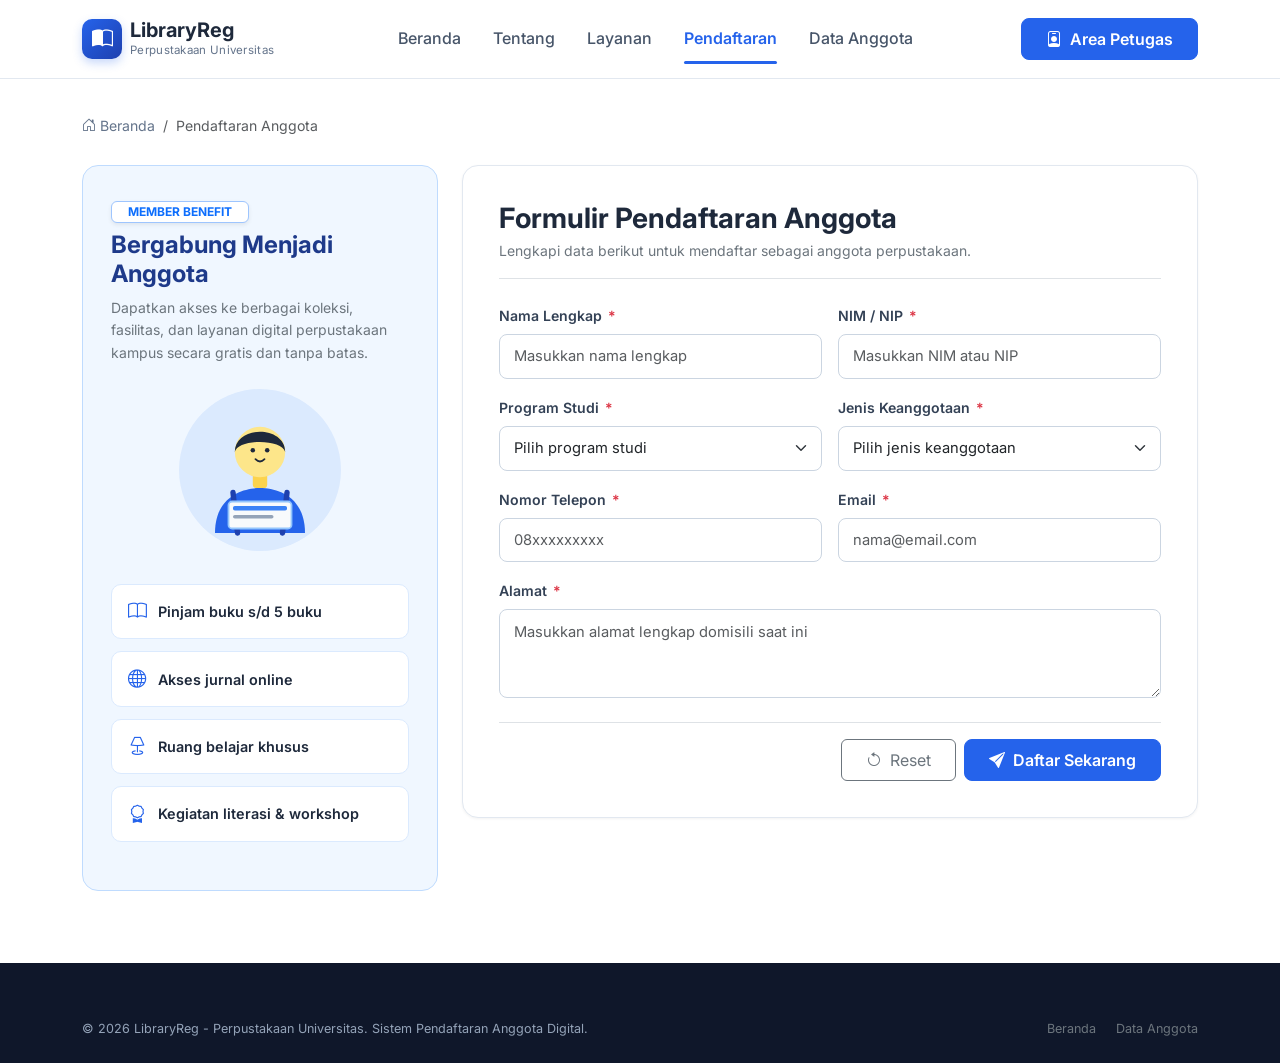
<file: pendaftaran.html>
<!DOCTYPE html>
<html lang="id">
<head>
  <meta charset="UTF-8">
  <meta name="viewport" content="width=device-width, initial-scale=1.0">
  <title>LibraryReg - Pendaftaran Anggota Online</title>
  <!-- Google Fonts: Inter -->
  <link rel="preconnect" href="https://fonts.googleapis.com">
  <link rel="preconnect" href="https://fonts.gstatic.com" crossorigin>
  <link href="https://fonts.googleapis.com/css2?family=Inter:wght@400;500;600;700;800&display=swap" rel="stylesheet">
  <!-- Bootstrap 5 CSS -->
  <link href="https://cdn.jsdelivr.net/npm/bootstrap@5.3.2/dist/css/bootstrap.min.css" rel="stylesheet">
  <!-- Bootstrap Icons -->
  <link href="https://cdn.jsdelivr.net/npm/bootstrap-icons@1.11.3/font/bootstrap-icons.min.css" rel="stylesheet">
  <!-- Custom CSS -->
  <link rel="stylesheet" href="css/style.css">
</head>
<body class="bg-body">

  <!-- ========================================================================
       NAVBAR
       ======================================================================== -->
  <nav class="navbar navbar-expand-lg navbar-custom sticky-top">
    <div class="container">
      <a class="navbar-brand d-flex align-items-center gap-2" href="index.html">
        <div class="brand-logo-icon">
          <i class="bi bi-book-half"></i>
        </div>
        <div>
          <div class="brand-text-title">LibraryReg</div>
          <div class="brand-text-sub">Perpustakaan Universitas</div>
        </div>
      </a>
      <button class="navbar-toggler border-0 shadow-none" type="button" data-bs-toggle="collapse" data-bs-target="#navbarContent" aria-controls="navbarContent" aria-expanded="false" aria-label="Toggle navigation">
        <span class="navbar-toggler-icon"></span>
      </button>

      <div class="collapse navbar-collapse" id="navbarContent">
        <ul class="navbar-nav mx-auto mb-2 mb-lg-0">
          <li class="nav-item">
            <a class="nav-link" href="index.html">Beranda</a>
          </li>
          <li class="nav-item">
            <a class="nav-link" href="index.html#tentang">Tentang</a>
          </li>
          <li class="nav-item">
            <a class="nav-link" href="index.html#layanan">Layanan</a>
          </li>
          <li class="nav-item">
            <a class="nav-link active" href="pendaftaran.html">Pendaftaran</a>
          </li>
          <li class="nav-item">
            <a class="nav-link" href="data-anggota.html">Data Anggota</a>
          </li>
        </ul>
        <div class="d-flex align-items-center gap-2">
          <a href="data-anggota.html" class="btn btn-primary-custom px-4">
            <i class="bi bi-person-badge me-1"></i> Area Petugas
          </a>
        </div>
      </div>
    </div>
  </nav>

  <!-- ========================================================================
       CONTENT SECTION
       ======================================================================== -->
  <main class="py-4">
    <div class="container">
      <!-- Breadcrumb -->
      <nav aria-label="breadcrumb" class="breadcrumb-custom mb-3">
        <ol class="breadcrumb mb-0">
          <li class="breadcrumb-item"><a href="index.html"><i class="bi bi-house-door me-1"></i>Beranda</a></li>
          <li class="breadcrumb-item active" aria-current="page">Pendaftaran Anggota</li>
        </ol>
      </nav>

      <div class="row g-4">
        <!-- Kolom Kiri: Manfaat & Ilustrasi -->
        <div class="col-lg-5 col-xl-4">
          <div class="card-perks">
            <span class="badge bg-white text-primary fw-bold mb-2 px-3 py-1 border border-primary-subtle shadow-sm">
              MEMBER BENEFIT
            </span>
            <h4 class="fw-bold mb-2">Bergabung Menjadi Anggota</h4>
            <p class="text-secondary small">
              Dapatkan akses ke berbagai koleksi, fasilitas, dan layanan digital perpustakaan kampus secara gratis dan tanpa batas.
            </p>

            <!-- Vector Character Illustration -->
            <div class="text-center my-3">
              <svg width="180" height="180" viewBox="0 0 200 200" fill="none" xmlns="http://www.w3.org/2000/svg">
                <circle cx="100" cy="100" r="90" fill="#DBEAFE"/>
                <!-- Character Body -->
                <path d="M50 170 C50 130, 80 120, 100 120 C120 120, 150 130, 150 170 Z" fill="#2563EB"/>
                <!-- Backpack Strap -->
                <path d="M70 125 L75 170" stroke="#1E40AF" stroke-width="6" stroke-linecap="round"/>
                <path d="M130 125 L125 170" stroke="#1E40AF" stroke-width="6" stroke-linecap="round"/>
                <!-- Neck & Face -->
                <rect x="92" y="100" width="16" height="20" rx="4" fill="#FCD34D"/>
                <circle cx="100" cy="80" r="28" fill="#FDE68A"/>
                <!-- Hair -->
                <path d="M72 80 C72 50, 128 50, 128 80 C125 65, 75 65, 72 80 Z" fill="#1E293B"/>
                <!-- Eyes & Smile -->
                <circle cx="92" cy="78" r="2.5" fill="#1E293B"/>
                <circle cx="108" cy="78" r="2.5" fill="#1E293B"/>
                <path d="M95 88 Q100 93 105 88" stroke="#1E293B" stroke-width="2" stroke-linecap="round"/>
                <!-- Books in hands -->
                <rect x="65" y="135" width="70" height="30" rx="4" fill="#F8FAFC" stroke="#93C5FD" stroke-width="2"/>
                <rect x="70" y="140" width="60" height="5" rx="2" fill="#3B82F6"/>
                <rect x="70" y="150" width="45" height="4" rx="2" fill="#94A3B8"/>
              </svg>
            </div>

            <!-- List Keunggulan -->
            <ul class="perks-list">
              <li>
                <i class="bi bi-book"></i>
                <span>Pinjam buku s/d 5 buku</span>
              </li>
              <li>
                <i class="bi bi-globe"></i>
                <span>Akses jurnal online</span>
              </li>
              <li>
                <i class="bi bi-lamp"></i>
                <span>Ruang belajar khusus</span>
              </li>
              <li>
                <i class="bi bi-award"></i>
                <span>Kegiatan literasi & workshop</span>
              </li>
            </ul>
          </div>
        </div>

        <!-- Kolom Kanan: Form Pendaftaran -->
        <div class="col-lg-7 col-xl-8">
          <div class="registration-card">
            <div class="border-bottom pb-3 mb-4">
              <h3 class="fw-bold mb-1">Formulir Pendaftaran Anggota</h3>
              <p class="text-secondary small mb-0">Lengkapi data berikut untuk mendaftar sebagai anggota perpustakaan.</p>
            </div>

            <form id="registrationForm" novalidate>
              <div class="row g-3">
                <!-- Nama Lengkap -->
                <div class="col-md-6">
                  <label for="regNama" class="form-label">Nama Lengkap <span class="text-danger">*</span></label>
                  <input type="text" class="form-control" id="regNama" placeholder="Masukkan nama lengkap" required>
                  <div class="invalid-feedback">Nama lengkap wajib diisi.</div>
                </div>

                <!-- NIM / NIP -->
                <div class="col-md-6">
                  <label for="regNim" class="form-label">NIM / NIP <span class="text-danger">*</span></label>
                  <input type="text" class="form-control" id="regNim" placeholder="Masukkan NIM atau NIP" required>
                  <div class="invalid-feedback">NIM/NIP wajib diisi & harus unik.</div>
                </div>

                <!-- Program Studi -->
                <div class="col-md-6">
                  <label for="regProdi" class="form-label">Program Studi <span class="text-danger">*</span></label>
                  <select class="form-select" id="regProdi" required>
                    <option value="" disabled selected>Pilih program studi</option>
                    <option value="Informatika">Informatika</option>
                    <option value="Sistem Informasi">Sistem Informasi</option>
                    <option value="Teknik Elektro">Teknik Elektro</option>
                    <option value="Manajemen">Manajemen</option>
                    <option value="Akuntansi">Akuntansi</option>
                    <option value="Ilmu Komunikasi">Ilmu Komunikasi</option>
                    <option value="Hukum">Hukum</option>
                    <option value="Kedokteran">Kedokteran</option>
                    <option value="Dosen">Dosen (Seluruh Fakultas)</option>
                    <option value="Tenaga Kependidikan">Tenaga Kependidikan / Staf</option>
                  </select>
                  <div class="invalid-feedback">Silakan pilih program studi.</div>
                </div>

                <!-- Jenis Keanggotaan -->
                <div class="col-md-6">
                  <label for="regJenis" class="form-label">Jenis Keanggotaan <span class="text-danger">*</span></label>
                  <select class="form-select" id="regJenis" required>
                    <option value="" disabled selected>Pilih jenis keanggotaan</option>
                    <option value="Mahasiswa">Mahasiswa</option>
                    <option value="Dosen">Dosen</option>
                    <option value="Tenaga Kependidikan">Tenaga Kependidikan</option>
                  </select>
                  <div class="invalid-feedback">Pilih jenis keanggotaan Anda.</div>
                </div>

                <!-- Nomor Telepon -->
                <div class="col-md-6">
                  <label for="regTelepon" class="form-label">Nomor Telepon <span class="text-danger">*</span></label>
                  <input type="tel" class="form-control" id="regTelepon" placeholder="08xxxxxxxxx" pattern="[0-9]{9,15}" required>
                  <div class="invalid-feedback">Masukkan format nomor telepon yang valid (9-15 digit angka).</div>
                </div>

                <!-- Email -->
                <div class="col-md-6">
                  <label for="regEmail" class="form-label">Email <span class="text-danger">*</span></label>
                  <input type="email" class="form-control" id="regEmail" placeholder="nama@email.com" required>
                  <div class="invalid-feedback">Masukkan alamat email yang valid.</div>
                </div>

                <!-- Alamat -->
                <div class="col-12">
                  <label for="regAlamat" class="form-label">Alamat <span class="text-danger">*</span></label>
                  <textarea class="form-control" id="regAlamat" rows="3" placeholder="Masukkan alamat lengkap domisili saat ini" required></textarea>
                  <div class="invalid-feedback">Alamat lengkap wajib diisi.</div>
                </div>
              </div>

              <!-- Action Buttons -->
              <div class="d-flex justify-content-end gap-2 mt-4 pt-3 border-top">
                <button type="reset" class="btn btn-outline-secondary px-4">
                  <i class="bi bi-arrow-counterclockwise me-1"></i> Reset
                </button>
                <button type="submit" class="btn btn-primary-custom px-4">
                  <i class="bi bi-send-fill me-1"></i> Daftar Sekarang
                </button>
              </div>
            </form>
          </div>
        </div>
      </div>
    </div>
  </main>

  <!-- ========================================================================
       FOOTER
       ======================================================================== -->
  <footer class="footer-custom mt-5">
    <div class="container text-center text-md-start">
      <div class="d-flex flex-column flex-md-row justify-content-between align-items-center">
        <p class="mb-2 mb-md-0 small">&copy; 2026 LibraryReg - Perpustakaan Universitas. Sistem Pendaftaran Anggota Digital.</p>
        <div class="small">
          <a href="index.html" class="text-secondary me-3">Beranda</a>
          <a href="data-anggota.html" class="text-secondary">Data Anggota</a>
        </div>
      </div>
    </div>
  </footer>

  <!-- Bootstrap 5 JS Bundle -->
  <script src="https://cdn.jsdelivr.net/npm/bootstrap@5.3.2/dist/js/bootstrap.bundle.min.js"></script>
  <!-- Data & Logic JS -->
  <script src="js/data.js"></script>
  <script src="js/app.js"></script>
</body>
</html>
</file>
<file: css/style.css>
/* ==========================================================================
   LibraryReg - Aplikasi Pendaftaran Anggota Perpustakaan
   Modern & Responsive Styling (Bootstrap 5 Enhancement)
   ========================================================================== */

:root {
  --primary-color: #2563eb;
  --primary-hover: #1d4ed8;
  --primary-light: #eff6ff;
  --primary-border: #bfdbfe;
  --text-main: #1e293b;
  --text-muted: #64748b;
  --bg-body: #f8fafc;
  --bg-card: #ffffff;
  --border-color: #e2e8f0;
  --radius-sm: 8px;
  --radius-md: 12px;
  --radius-lg: 16px;
  --shadow-sm: 0 1px 3px rgba(0, 0, 0, 0.05);
  --shadow-md: 0 4px 16px rgba(0, 0, 0, 0.06);
  --shadow-lg: 0 10px 30px rgba(0, 0, 0, 0.08);
}

body {
  font-family: 'Inter', system-ui, -apple-system, BlinkMacSystemFont, "Segoe UI", Roboto, sans-serif;
  color: var(--text-main);
  background-color: var(--bg-body);
  line-height: 1.6;
}

/* --------------------------------------------------------------------------
   Navbar Styling
   -------------------------------------------------------------------------- */
.navbar-custom {
  background-color: #ffffff;
  border-bottom: 1px solid var(--border-color);
  padding: 0.85rem 0;
}

.brand-logo-icon {
  width: 40px;
  height: 40px;
  background: linear-gradient(135deg, #2563eb, #1e40af);
  color: #ffffff;
  border-radius: 10px;
  display: flex;
  align-items: center;
  justify-content: center;
  font-size: 1.3rem;
  box-shadow: 0 4px 10px rgba(37, 99, 235, 0.25);
}

.brand-text-title {
  font-weight: 700;
  font-size: 1.25rem;
  color: #1e293b;
  line-height: 1.1;
}

.brand-text-sub {
  font-size: 0.72rem;
  color: #64748b;
  letter-spacing: 0.3px;
}

.navbar-nav .nav-link {
  font-weight: 500;
  color: #475569;
  padding: 0.5rem 1rem !important;
  transition: all 0.2s ease;
  position: relative;
}

.navbar-nav .nav-link:hover {
  color: var(--primary-color);
}

.navbar-nav .nav-link.active {
  color: var(--primary-color);
  font-weight: 600;
}

.navbar-nav .nav-link.active::after {
  content: '';
  position: absolute;
  bottom: -4px;
  left: 1rem;
  right: 1rem;
  height: 2.5px;
  background-color: var(--primary-color);
  border-radius: 2px;
}

.btn-primary-custom {
  background-color: var(--primary-color);
  border-color: var(--primary-color);
  color: #ffffff;
  font-weight: 600;
  border-radius: 8px;
  padding: 0.5rem 1.4rem;
  transition: all 0.25s ease;
}

.btn-primary-custom:hover, .btn-primary-custom:focus {
  background-color: var(--primary-hover);
  border-color: var(--primary-hover);
  color: #ffffff;
  box-shadow: 0 4px 12px rgba(37, 99, 235, 0.35);
}

.btn-outline-custom {
  background-color: transparent;
  border: 1.5px solid #cbd5e1;
  color: #334155;
  font-weight: 600;
  border-radius: 8px;
  padding: 0.5rem 1.4rem;
  transition: all 0.25s ease;
}

.btn-outline-custom:hover {
  background-color: #f1f5f9;
  border-color: #94a3b8;
  color: #0f172a;
}

/* --------------------------------------------------------------------------
   Hero Section
   -------------------------------------------------------------------------- */
.hero-section {
  padding: 4rem 0 3rem 0;
  background: linear-gradient(180deg, #ffffff 0%, #f8fafc 100%);
}

.hero-badge {
  display: inline-block;
  background-color: var(--primary-light);
  color: var(--primary-color);
  font-size: 0.78rem;
  font-weight: 700;
  letter-spacing: 0.5px;
  text-transform: uppercase;
  padding: 0.35rem 0.9rem;
  border-radius: 30px;
  border: 1px solid var(--primary-border);
  margin-bottom: 1.25rem;
}

.hero-title {
  font-size: 2.75rem;
  font-weight: 800;
  line-height: 1.2;
  color: #0f172a;
  letter-spacing: -0.5px;
}

.hero-subtitle {
  font-size: 1.1rem;
  color: #64748b;
  line-height: 1.6;
}

.hero-image-wrapper {
  position: relative;
  border-radius: 20px;
  overflow: hidden;
  box-shadow: 0 20px 40px rgba(15, 23, 42, 0.12);
}

.hero-image {
  width: 100%;
  height: 380px;
  object-fit: cover;
  display: block;
}

.hero-image-overlay-quote {
  position: absolute;
  top: 20px;
  right: 20px;
  background: rgba(15, 23, 42, 0.75);
  backdrop-filter: blur(8px);
  color: #ffffff;
  padding: 0.75rem 1.25rem;
  border-radius: 12px;
  font-size: 0.9rem;
  font-weight: 600;
  border: 1px solid rgba(255, 255, 255, 0.15);
}

/* --------------------------------------------------------------------------
   Features / Keunggulan Cards
   -------------------------------------------------------------------------- */
.feature-card {
  background: #ffffff;
  border: 1px solid var(--border-color);
  border-radius: var(--radius-md);
  padding: 1.75rem 1.25rem;
  height: 100%;
  text-align: center;
  transition: all 0.25s ease;
  box-shadow: var(--shadow-sm);
}

.feature-card:hover {
  transform: translateY(-5px);
  box-shadow: var(--shadow-md);
  border-color: var(--primary-border);
}

.feature-icon-box {
  width: 56px;
  height: 56px;
  margin: 0 auto 1.25rem auto;
  border-radius: 14px;
  display: flex;
  align-items: center;
  justify-content: center;
  font-size: 1.5rem;
  background: var(--primary-light);
  color: var(--primary-color);
}

.feature-card h5 {
  font-size: 1.05rem;
  font-weight: 700;
  margin-bottom: 0.5rem;
  color: #1e293b;
}

.feature-card p {
  font-size: 0.88rem;
  color: #64748b;
  margin-bottom: 0;
}

/* --------------------------------------------------------------------------
   Stats Section
   -------------------------------------------------------------------------- */
.stats-section {
  padding: 3rem 0;
  background-color: #ffffff;
  border-top: 1px solid var(--border-color);
  border-bottom: 1px solid var(--border-color);
}

.stat-item {
  text-align: center;
}

.stat-number {
  font-size: 2.25rem;
  font-weight: 800;
  color: var(--primary-color);
  line-height: 1.2;
}

.stat-label {
  font-size: 0.9rem;
  color: #64748b;
  font-weight: 500;
}

/* --------------------------------------------------------------------------
   Pendaftaran Page
   -------------------------------------------------------------------------- */
.breadcrumb-custom {
  font-size: 0.88rem;
  padding: 0.75rem 0;
}

.breadcrumb-custom a {
  text-decoration: none;
  color: var(--text-muted);
}

.card-perks {
  background: #f0f7ff;
  border: 1px solid #bfdbfe;
  border-radius: var(--radius-lg);
  padding: 2rem 1.75rem;
  height: 100%;
}

.card-perks h4 {
  font-weight: 800;
  color: #1e3a8a;
}

.perks-list {
  list-style: none;
  padding-left: 0;
  margin-top: 1.5rem;
}

.perks-list li {
  background: #ffffff;
  border: 1px solid #dbeafe;
  border-radius: 10px;
  padding: 0.75rem 1rem;
  margin-bottom: 0.75rem;
  font-weight: 600;
  color: #1e293b;
  font-size: 0.9rem;
  display: flex;
  align-items: center;
  gap: 0.75rem;
}

.perks-list li i {
  color: var(--primary-color);
  font-size: 1.15rem;
}

.registration-card {
  background: #ffffff;
  border: 1px solid var(--border-color);
  border-radius: var(--radius-lg);
  padding: 2.25rem;
  box-shadow: var(--shadow-sm);
}

.form-label {
  font-size: 0.88rem;
  font-weight: 600;
  color: #334155;
  margin-bottom: 0.4rem;
}

.form-label .text-danger {
  margin-left: 2px;
}

.form-control, .form-select {
  border-radius: 8px;
  border: 1.5px solid #cbd5e1;
  padding: 0.65rem 0.9rem;
  font-size: 0.92rem;
  transition: all 0.2s ease;
}

.form-control:focus, .form-select:focus {
  border-color: var(--primary-color);
  box-shadow: 0 0 0 3px rgba(37, 99, 235, 0.15);
}

/* --------------------------------------------------------------------------
   Admin Dashboard / Data Anggota
   -------------------------------------------------------------------------- */
.dashboard-layout {
  display: flex;
  min-height: calc(100vh - 65px);
}

.admin-sidebar {
  width: 250px;
  background-color: #ffffff;
  border-right: 1px solid var(--border-color);
  padding: 1.5rem 1rem;
  flex-shrink: 0;
}

.sidebar-menu {
  list-style: none;
  padding: 0;
  margin: 0;
}

.sidebar-menu li {
  margin-bottom: 0.35rem;
}

.sidebar-link {
  display: flex;
  align-items: center;
  gap: 0.85rem;
  padding: 0.7rem 1rem;
  border-radius: 8px;
  text-decoration: none;
  font-size: 0.92rem;
  font-weight: 500;
  color: #475569;
  transition: all 0.2s ease;
}

.sidebar-link i {
  font-size: 1.15rem;
}

.sidebar-link:hover {
  background-color: #f1f5f9;
  color: var(--primary-color);
}

.sidebar-link.active {
  background-color: var(--primary-color);
  color: #ffffff;
  font-weight: 600;
}

.sidebar-link.logout-link {
  color: #ef4444;
}

.sidebar-link.logout-link:hover {
  background-color: #fef2f2;
}

.admin-content {
  flex-grow: 1;
  padding: 2rem;
  background-color: #f8fafc;
  overflow-x: hidden;
}

.table-custom {
  background: #ffffff;
  border-radius: var(--radius-md);
  overflow: hidden;
  box-shadow: var(--shadow-sm);
  border: 1px solid var(--border-color);
}

.table-custom th {
  background-color: #f8fafc;
  font-weight: 600;
  font-size: 0.82rem;
  text-transform: uppercase;
  letter-spacing: 0.5px;
  color: #64748b;
  padding: 0.9rem 1rem;
  border-bottom: 1px solid var(--border-color);
}

.table-custom td {
  padding: 0.9rem 1rem;
  vertical-align: middle;
  font-size: 0.9rem;
  color: #334155;
  border-bottom: 1px solid #f1f5f9;
}

.table-avatar {
  width: 36px;
  height: 36px;
  border-radius: 50%;
  object-fit: cover;
  margin-right: 0.75rem;
  background-color: #e2e8f0;
}

.badge-role {
  padding: 0.35rem 0.65rem;
  border-radius: 6px;
  font-size: 0.78rem;
  font-weight: 600;
}

.badge-mahasiswa {
  background-color: #eff6ff;
  color: #1d4ed8;
  border: 1px solid #bfdbfe;
}

.badge-dosen {
  background-color: #f0fdf4;
  color: #15803d;
  border: 1px solid #bbf7d0;
}

.badge-tendik {
  background-color: #faf5ff;
  color: #7e22ce;
  border: 1px solid #e9d5ff;
}

.action-btn-group {
  display: flex;
  gap: 0.35rem;
}

.action-btn {
  width: 32px;
  height: 32px;
  border-radius: 6px;
  display: inline-flex;
  align-items: center;
  justify-content: center;
  border: none;
  font-size: 0.85rem;
  transition: all 0.15s ease;
}

.action-btn.btn-view {
  background-color: #eff6ff;
  color: #2563eb;
}
.action-btn.btn-view:hover {
  background-color: #2563eb;
  color: #ffffff;
}

.action-btn.btn-edit {
  background-color: #f0fdf4;
  color: #16a34a;
}
.action-btn.btn-edit:hover {
  background-color: #16a34a;
  color: #ffffff;
}

.action-btn.btn-delete {
  background-color: #fef2f2;
  color: #dc2626;
}
.action-btn.btn-delete:hover {
  background-color: #dc2626;
  color: #ffffff;
}

/* --------------------------------------------------------------------------
   Member Card / Kartu Anggota Preview
   -------------------------------------------------------------------------- */
.member-card-preview {
  background: linear-gradient(135deg, #1e3a8a 0%, #2563eb 100%);
  color: #ffffff;
  border-radius: 16px;
  padding: 1.5rem;
  box-shadow: 0 10px 25px rgba(37, 99, 235, 0.3);
  position: relative;
  overflow: hidden;
}

.member-card-preview::after {
  content: '';
  position: absolute;
  top: -40px;
  right: -40px;
  width: 140px;
  height: 140px;
  background: rgba(255, 255, 255, 0.1);
  border-radius: 50%;
}

.card-chip {
  width: 40px;
  height: 28px;
  background: linear-gradient(135deg, #fbbf24, #f59e0b);
  border-radius: 4px;
}

/* --------------------------------------------------------------------------
   Footer
   -------------------------------------------------------------------------- */
.footer-custom {
  background-color: #0f172a;
  color: #94a3b8;
  padding: 3.5rem 0 1.5rem 0;
  font-size: 0.9rem;
}

.footer-custom h5 {
  color: #f8fafc;
  font-weight: 700;
  margin-bottom: 1.25rem;
  font-size: 1.05rem;
}

.footer-custom a {
  color: #94a3b8;
  text-decoration: none;
  transition: color 0.2s ease;
}

.footer-custom a:hover {
  color: #ffffff;
}

.footer-bottom {
  border-top: 1px solid #334155;
  padding-top: 1.5rem;
  margin-top: 2.5rem;
  font-size: 0.85rem;
}

/* --------------------------------------------------------------------------
   Toast & Alert Enhancements
   -------------------------------------------------------------------------- */
.toast-container {
  z-index: 1090;
}

/* --------------------------------------------------------------------------
   Responsive adjustments
   -------------------------------------------------------------------------- */
@media (max-width: 991.98px) {
  .hero-title {
    font-size: 2.1rem;
  }
  .dashboard-layout {
    flex-direction: column;
  }
  .admin-sidebar {
    width: 100%;
    border-right: none;
    border-bottom: 1px solid var(--border-color);
  }
  .sidebar-menu {
    display: flex;
    flex-wrap: wrap;
    gap: 0.5rem;
  }
  .sidebar-menu li {
    margin-bottom: 0;
  }
}
</file>
